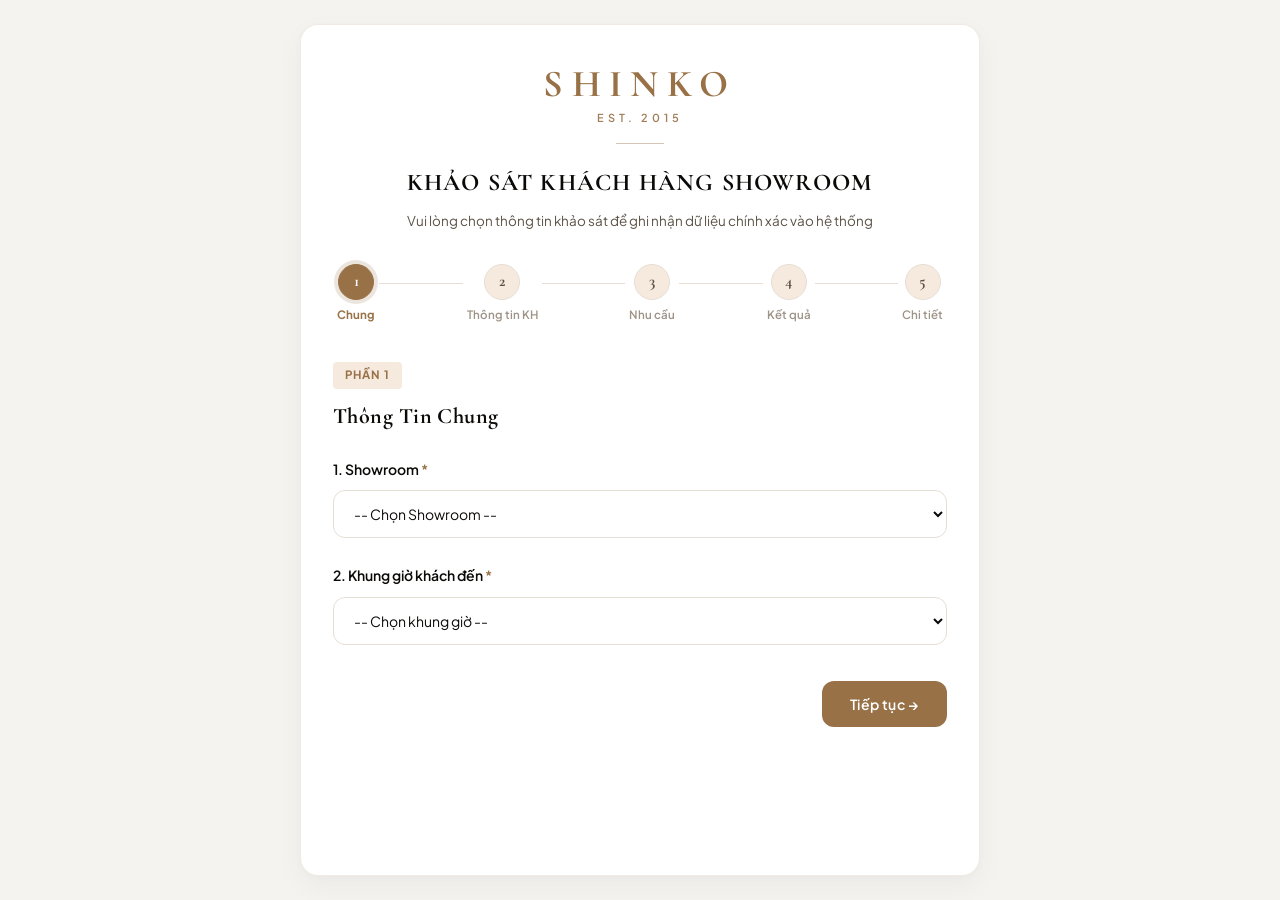
<file: index.html>
<!DOCTYPE html>
<html lang="vi">
<head>
    <meta charset="UTF-8">
    <meta name="viewport" content="width=device-width, initial-scale=1.0">
    <title>SHINKO - Khảo Sát Khách Hàng Showroom</title>
    <link rel="preconnect" href="https://fonts.googleapis.com">
    <link rel="preconnect" href="https://fonts.gstatic.com" crossorigin>
    <link href="https://fonts.googleapis.com/css2?family=Cormorant+Garamond:ital,wght@0,500;0,600;0,700;1,600&family=Plus+Jakarta+Sans:wght@400;500;600;700&display=swap" rel="stylesheet">
    <link rel="stylesheet" href="styles.css">
</head>
<body>
    <div class="app-container">
        <!-- Header -->
        <header class="header">
            <div class="brand-logo">
                <span class="logo-title">SHINKO</span>
                <span class="logo-sub">EST. 2015</span>
            </div>
            <div class="header-divider"></div>
            <h1>KHẢO SÁT KHÁCH HÀNG SHOWROOM</h1>
            <p class="subtitle">Vui lòng chọn thông tin khảo sát để ghi nhận dữ liệu chính xác vào hệ thống</p>
        </header>

        <!-- Progress Stepper -->
        <div class="stepper-wrapper">
            <div class="stepper">
                <div class="step-item active" data-step="1">
                    <div class="step-circle">1</div>
                    <span class="step-label">Chung</span>
                </div>
                <div class="step-line"></div>
                <div class="step-item" data-step="2">
                    <div class="step-circle">2</div>
                    <span class="step-label">Thông tin KH</span>
                </div>
                <div class="step-line"></div>
                <div class="step-item" data-step="3">
                    <div class="step-circle">3</div>
                    <span class="step-label">Nhu cầu</span>
                </div>
                <div class="step-line"></div>
                <div class="step-item" data-step="4">
                    <div class="step-circle">4</div>
                    <span class="step-label">Kết quả</span>
                </div>
                <div class="step-line"></div>
                <div class="step-item" data-step="5">
                    <div class="step-circle">5</div>
                    <span class="step-label" id="step-5-label">Chi tiết</span>
                </div>
            </div>
        </div>

        <!-- Form Container -->
        <form id="surveyForm" autocomplete="off">
            
            <!-- PHẦN 1: THÔNG TIN CHUNG -->
            <div class="form-section active" data-section="1">
                <div class="section-badge">Phần 1</div>
                <h2 class="section-title">Thông Tin Chung</h2>
                
                <div class="form-group">
                    <label class="required-label">1. Showroom</label>
                    <select name="showroom" required>
                        <option value="" disabled selected>-- Chọn Showroom --</option>
                        <option value="Trần Duy Hưng">Trần Duy Hưng</option>
                        <option value="Xã Đàn">Xã Đàn</option>
                        <option value="Bắc Ninh">Bắc Ninh</option>
                        <option value="Thanh Hóa">Thanh Hóa</option>
                        <option value="Ninh Bình">Ninh Bình</option>
                    </select>
                </div>

                <div class="form-group">
                    <label class="required-label">2. Khung giờ khách đến</label>
                    <select name="timeSlot" required>
                        <option value="" disabled selected>-- Chọn khung giờ --</option>
                        <option value="08:00 – 11:00">08:00 – 11:00</option>
                        <option value="11:00 – 13:00">11:00 – 13:00</option>
                        <option value="13:00 – 15:00">13:00 – 15:00</option>
                        <option value="15:00 – 17:00">15:00 – 17:00</option>
                        <option value="17:00 – 19:00">17:00 – 19:00</option>
                        <option value="19:00 – 22:00">19:00 – 22:00</option>
                    </select>
                </div>

                <div class="button-group">
                    <div></div>
                    <button type="button" class="btn btn-primary btn-next" onclick="nextSection(1)">Tiếp tục &rarr;</button>
                </div>
            </div>

            <!-- PHẦN 2: THÔNG TIN KHÁCH HÀNG -->
            <div class="form-section" data-section="2">
                <div class="section-badge">Phần 2</div>
                <h2 class="section-title">Thông Tin Khách Hàng</h2>

                <div class="form-group">
                    <label class="required-label">3. Khách hàng</label>
                    <div class="options-grid">
                        <label class="option-card radio-card">
                            <input type="radio" name="customerType" value="Khách mới" required>
                            <span class="card-content">Khách mới</span>
                        </label>
                        <label class="option-card radio-card">
                            <input type="radio" name="customerType" value="Khách cũ" required>
                            <span class="card-content">Khách cũ</span>
                        </label>
                    </div>
                </div>

                <div class="form-group">
                    <label class="required-label">4. Nguồn khách</label>
                    <div class="options-grid">
                        <label class="option-card radio-card">
                            <input type="radio" name="customerSource" value="Đi ngang cửa hàng" required>
                            <span class="card-content">Đi ngang cửa hàng</span>
                        </label>
                        <label class="option-card radio-card">
                            <input type="radio" name="customerSource" value="Marketing (Facebook, TikTok, Website...)" required>
                            <span class="card-content">Marketing (Facebook, TikTok, Website...)</span>
                        </label>
                        <label class="option-card radio-card">
                            <input type="radio" name="customerSource" value="Khách được giới thiệu" required>
                            <span class="card-content">Khách được giới thiệu</span>
                        </label>
                        <label class="option-card radio-card">
                            <input type="radio" name="customerSource" value="Khách chủ động quay lại" required>
                            <span class="card-content">Khách chủ động quay lại</span>
                        </label>
                        <label class="option-card radio-card">
                            <input type="radio" name="customerSource" value="Khác" required>
                            <span class="card-content">Khác</span>
                        </label>
                    </div>
                </div>

                <div class="form-group">
                    <label class="required-label">5. Mục đích đến cửa hàng</label>
                    <div class="options-grid">
                        <label class="option-card radio-card">
                            <input type="radio" name="visitPurpose" value="Mua sản phẩm" required onchange="handleVisitPurposeChange()">
                            <span class="card-content">Mua sản phẩm</span>
                        </label>
                        <label class="option-card radio-card">
                            <input type="radio" name="visitPurpose" value="Tham khảo" required onchange="handleVisitPurposeChange()">
                            <span class="card-content">Tham khảo</span>
                        </label>
                        <label class="option-card radio-card">
                            <input type="radio" name="visitPurpose" value="Đổi hàng/Bảo hành" required onchange="handleVisitPurposeChange()">
                            <span class="card-content">Đổi hàng/Bảo hành</span>
                        </label>
                        <label class="option-card radio-card">
                            <input type="radio" name="visitPurpose" value="Nhận hàng" required onchange="handleVisitPurposeChange()">
                            <span class="card-content">Nhận hàng</span>
                        </label>
                        <label class="option-card radio-card">
                            <input type="radio" name="visitPurpose" value="Mua quà tặng" required onchange="handleVisitPurposeChange()">
                            <span class="card-content">Mua quà tặng</span>
                        </label>
                        <label class="option-card radio-card">
                            <input type="radio" name="visitPurpose" value="Khác" required onchange="handleVisitPurposeChange()">
                            <span class="card-content">Khác</span>
                        </label>
                    </div>
                </div>

                <!-- PHẦN MỞ RỘNG TỰ ĐỘNG KHI CHỌN ĐỔI HÀNG / BẢO HÀNH -->
                <div id="exchangeSubOptions" class="exchange-sub-box hidden">
                    <label class="required-label" style="color:var(--toasted-umber); font-size:15px; font-weight:700;">
                        📌 Phân loại lượt Đổi hàng / Bảo hành:
                    </label>
                    <div class="options-grid" style="margin-top:10px;">
                        <label class="option-card radio-card">
                            <input type="radio" name="exchangeType" value="same" onchange="handleExchangeTypeChange('same')">
                            <span class="card-content">
                                <strong>Đổi ngang / Bảo hành / Đổi size</strong><br>
                                <small style="color:var(--text-secondary);">(Không phát sinh thêm tiền - 0đ)</small>
                            </span>
                        </label>
                        <label class="option-card radio-card">
                            <input type="radio" name="exchangeType" value="upgrade" onchange="handleExchangeTypeChange('upgrade')">
                            <span class="card-content">
                                <strong>Đổi nâng cấp (Cao tiền hơn)</strong><br>
                                <small style="color:var(--toasted-umber); font-weight:bold;">(Khách trả thêm tiền chênh lệch)</small>
                            </span>
                        </label>
                    </div>

                    <!-- KHU VỰC ĐIỀN THÔNG TIN ĐỔI NÂNG CẤP (NẾU CÓ THU THÊM TIỀN) -->
                    <div id="exchangeUpgradeDetails" class="exchange-upgrade-box hidden" style="margin-top:16px;">
                        <div class="form-group">
                            <label class="required-label">Số tiền thu thêm chênh lệch (VNĐ) <span class="hint">(Ví dụ: 1000000)</span></label>
                            <input type="number" name="exchangeUpgradeAmount" class="form-control" placeholder="Nhập số tiền thu thêm VNĐ" min="10000" max="500000000">
                        </div>
                        <div class="form-group">
                            <label>Mã hóa đơn đổi hàng <span class="hint">(Nhập từ phần mềm POS - Tùy chọn)</span></label>
                            <input type="text" name="exchangeInvoiceCode" class="form-control" placeholder="Ví dụ: HD-DOI-00123">
                        </div>
                        <div class="form-group">
                            <label class="required-label">Nhóm sản phẩm khách lấy thêm <span class="hint">(Có thể chọn nhiều)</span></label>
                            <div class="options-grid">
                                <label class="option-card checkbox-card"><input type="checkbox" name="exchangeProducts" value="Giày"><span class="card-content">Giày</span></label>
                                <label class="option-card checkbox-card"><input type="checkbox" name="exchangeProducts" value="Polo"><span class="card-content">Polo</span></label>
                                <label class="option-card checkbox-card"><input type="checkbox" name="exchangeProducts" value="Tshirt"><span class="card-content">Tshirt</span></label>
                                <label class="option-card checkbox-card"><input type="checkbox" name="exchangeProducts" value="Sơ mi"><span class="card-content">Sơ mi</span></label>
                                <label class="option-card checkbox-card"><input type="checkbox" name="exchangeProducts" value="Quần"><span class="card-content">Quần</span></label>
                                <label class="option-card checkbox-card"><input type="checkbox" name="exchangeProducts" value="Jacket"><span class="card-content">Jacket</span></label>
                                <label class="option-card checkbox-card"><input type="checkbox" name="exchangeProducts" value="Blazer"><span class="card-content">Blazer</span></label>
                                <label class="option-card checkbox-card"><input type="checkbox" name="exchangeProducts" value="Áo len"><span class="card-content">Áo len</span></label>
                                <label class="option-card checkbox-card"><input type="checkbox" name="exchangeProducts" value="Áo da"><span class="card-content">Áo da</span></label>
                                <label class="option-card checkbox-card"><input type="checkbox" name="exchangeProducts" value="Dây lưng"><span class="card-content">Dây lưng</span></label>
                                <label class="option-card checkbox-card"><input type="checkbox" name="exchangeProducts" value="Ví/Bóp tay"><span class="card-content">Ví/Bóp tay</span></label>
                                <label class="option-card checkbox-card"><input type="checkbox" name="exchangeProducts" value="Cặp/Túi"><span class="card-content">Cặp/Túi</span></label>
                                <label class="option-card checkbox-card"><input type="checkbox" name="exchangeProducts" value="Phụ kiện khác"><span class="card-content">Phụ kiện khác</span></label>
                            </div>
                        </div>
                    </div>
                </div>

                <div class="button-group">
                    <button type="button" class="btn btn-secondary btn-prev" onclick="prevSection(2)">&larr; Quay lại</button>
                    <button type="button" class="btn btn-primary btn-next" onclick="nextSection(2)">Tiếp tục &rarr;</button>
                </div>
            </div>

            <!-- PHẦN 3: NHU CẦU KHÁCH HÀNG -->
            <div class="form-section" data-section="3">
                <div class="section-badge">Phần 3</div>
                <h2 class="section-title">Nhu Cầu Khách Hàng</h2>

                <div class="form-group">
                    <label class="required-label">6. Khách quan tâm nhóm sản phẩm nào? <span class="hint">(Có thể chọn nhiều)</span></label>
                    <div class="options-grid">
                        <label class="option-card checkbox-card">
                            <input type="checkbox" name="interestedProducts" value="Giày">
                            <span class="card-content">Giày</span>
                        </label>
                        <label class="option-card checkbox-card">
                            <input type="checkbox" name="interestedProducts" value="Polo">
                            <span class="card-content">Polo</span>
                        </label>
                        <label class="option-card checkbox-card">
                            <input type="checkbox" name="interestedProducts" value="Tshirt">
                            <span class="card-content">Tshirt</span>
                        </label>
                        <label class="option-card checkbox-card">
                            <input type="checkbox" name="interestedProducts" value="Sơ mi">
                            <span class="card-content">Sơ mi</span>
                        </label>
                        <label class="option-card checkbox-card">
                            <input type="checkbox" name="interestedProducts" value="Quần">
                            <span class="card-content">Quần</span>
                        </label>
                        <label class="option-card checkbox-card">
                            <input type="checkbox" name="interestedProducts" value="Jacket">
                            <span class="card-content">Jacket</span>
                        </label>
                        <label class="option-card checkbox-card">
                            <input type="checkbox" name="interestedProducts" value="Blazer">
                            <span class="card-content">Blazer</span>
                        </label>
                        <label class="option-card checkbox-card">
                            <input type="checkbox" name="interestedProducts" value="Áo len">
                            <span class="card-content">Áo len</span>
                        </label>
                        <label class="option-card checkbox-card">
                            <input type="checkbox" name="interestedProducts" value="Áo da">
                            <span class="card-content">Áo da</span>
                        </label>
                        <label class="option-card checkbox-card">
                            <input type="checkbox" name="interestedProducts" value="Dây lưng">
                            <span class="card-content">Dây lưng</span>
                        </label>
                        <label class="option-card checkbox-card">
                            <input type="checkbox" name="interestedProducts" value="Ví/Bóp tay">
                            <span class="card-content">Ví/Bóp tay</span>
                        </label>
                        <label class="option-card checkbox-card">
                            <input type="checkbox" name="interestedProducts" value="Cặp/Túi">
                            <span class="card-content">Cặp/Túi</span>
                        </label>
                        <label class="option-card checkbox-card">
                            <input type="checkbox" name="interestedProducts" value="Phụ kiện khác">
                            <span class="card-content">Phụ kiện khác</span>
                        </label>
                    </div>
                </div>

                <div class="form-group">
                    <label class="required-label">7. Khách có thử sản phẩm không?</label>
                    <div class="options-grid">
                        <label class="option-card radio-card">
                            <input type="radio" name="triedProduct" value="Có thử" required>
                            <span class="card-content">Có thử</span>
                        </label>
                        <label class="option-card radio-card">
                            <input type="radio" name="triedProduct" value="Không thử" required>
                            <span class="card-content">Không thử</span>
                        </label>
                        <label class="option-card radio-card">
                            <input type="radio" name="triedProduct" value="Chỉ xem" required>
                            <span class="card-content">Chỉ xem</span>
                        </label>
                    </div>
                </div>

                <div class="button-group">
                    <button type="button" class="btn btn-secondary btn-prev" onclick="prevSection(3)">&larr; Quay lại</button>
                    <button type="button" class="btn btn-primary btn-next" onclick="nextSection(3)">Tiếp tục &rarr;</button>
                </div>
            </div>

            <!-- PHẦN 4: KẾT QUẢ TƯ VẤN -->
            <div class="form-section" data-section="4">
                <div class="section-badge">Phần 4</div>
                <h2 class="section-title">Kết Quả Tư Vấn</h2>

                <div class="form-group">
                    <label class="required-label">8. Khách có mua hàng không?</label>
                    <div class="options-grid flex-col">
                        <label class="option-card radio-card highlight-card green">
                            <input type="radio" name="hasPurchased" value="Có" required onchange="handlePurchaseChoice('Có')">
                            <span class="card-content">
                                <strong>CÓ MUA HÀNG</strong>
                                <small>Chuyển đến phần thông tin mua hàng</small>
                            </span>
                        </label>
                        <label class="option-card radio-card highlight-card red">
                            <input type="radio" name="hasPurchased" value="Không" required onchange="handlePurchaseChoice('Không')">
                            <span class="card-content">
                                <strong>KHÔNG MUA HÀNG</strong>
                                <small>Chuyển đến phần lý do chưa chốt đơn</small>
                            </span>
                        </label>
                    </div>
                </div>

                <div class="button-group">
                    <button type="button" class="btn btn-secondary btn-prev" onclick="prevSection(4)">&larr; Quay lại</button>
                    <button type="button" class="btn btn-primary btn-next" onclick="nextSection(4)">Tiếp tục &rarr;</button>
                </div>
            </div>

            <!-- PHẦN 5: KHÁCH MUA HÀNG (Nếu chọn CÓ) -->
            <div class="form-section" data-section="5" id="section-purchased">
                <div class="section-badge success">Phần 5</div>
                <h2 class="section-title">Thông Tin Khách Mua Hàng</h2>

                <div class="form-group">
                    <label class="required-label">9. Mục đích sử dụng</label>
                    <div class="options-grid">
                        <label class="option-card radio-card">
                            <input type="radio" name="usagePurpose" value="Cá nhân sử dụng">
                            <span class="card-content">Cá nhân sử dụng</span>
                        </label>
                        <label class="option-card radio-card">
                            <input type="radio" name="usagePurpose" value="Mua quà tặng">
                            <span class="card-content">Mua quà tặng</span>
                        </label>
                        <label class="option-card radio-card">
                            <input type="radio" name="usagePurpose" value="Công ty/Doanh nghiệp">
                            <span class="card-content">Công ty/Doanh nghiệp</span>
                        </label>
                        <label class="option-card radio-card">
                            <input type="radio" name="usagePurpose" value="Khác">
                            <span class="card-content">Khác</span>
                        </label>
                    </div>
                </div>

                <div class="form-group">
                    <label class="required-label">10. Hình thức mua hàng</label>
                    <div class="options-grid">
                        <label class="option-card radio-card">
                            <input type="radio" name="purchaseType" value="Mua nguyên giá">
                            <span class="card-content">Mua nguyên giá</span>
                        </label>
                        <label class="option-card radio-card">
                            <input type="radio" name="purchaseType" value="Mua có ưu đãi">
                            <span class="card-content">Mua có ưu đãi</span>
                        </label>
                    </div>
                </div>

                <div class="form-group">
                    <label class="required-label">11. Khách mua bao nhiêu sản phẩm?</label>
                    <div class="options-grid">
                        <label class="option-card radio-card">
                            <input type="radio" name="purchaseQuantity" value="1">
                            <span class="card-content">1</span>
                        </label>
                        <label class="option-card radio-card">
                            <input type="radio" name="purchaseQuantity" value="2">
                            <span class="card-content">2</span>
                        </label>
                        <label class="option-card radio-card">
                            <input type="radio" name="purchaseQuantity" value="3">
                            <span class="card-content">3</span>
                        </label>
                        <label class="option-card radio-card">
                            <input type="radio" name="purchaseQuantity" value="4">
                            <span class="card-content">4</span>
                        </label>
                        <label class="option-card radio-card">
                            <input type="radio" name="purchaseQuantity" value="5">
                            <span class="card-content">5</span>
                        </label>
                        <label class="option-card radio-card">
                            <input type="radio" name="purchaseQuantity" value="6">
                            <span class="card-content">6</span>
                        </label>
                        <label class="option-card radio-card">
                            <input type="radio" name="purchaseQuantity" value="7">
                            <span class="card-content">7</span>
                        </label>
                    </div>
                </div>

                <div class="form-group">
                    <label class="required-label">12. Khách mua nhóm sản phẩm nào? <span class="hint">(Có thể chọn nhiều)</span></label>
                    <div class="options-grid">
                        <label class="option-card checkbox-card">
                            <input type="checkbox" name="purchasedProducts" value="Giày">
                            <span class="card-content">Giày</span>
                        </label>
                        <label class="option-card checkbox-card">
                            <input type="checkbox" name="purchasedProducts" value="Polo">
                            <span class="card-content">Polo</span>
                        </label>
                        <label class="option-card checkbox-card">
                            <input type="checkbox" name="purchasedProducts" value="Tshirt">
                            <span class="card-content">Tshirt</span>
                        </label>
                        <label class="option-card checkbox-card">
                            <input type="checkbox" name="purchasedProducts" value="Sơ mi">
                            <span class="card-content">Sơ mi</span>
                        </label>
                        <label class="option-card checkbox-card">
                            <input type="checkbox" name="purchasedProducts" value="Quần">
                            <span class="card-content">Quần</span>
                        </label>
                        <label class="option-card checkbox-card">
                            <input type="checkbox" name="purchasedProducts" value="Jacket">
                            <span class="card-content">Jacket</span>
                        </label>
                        <label class="option-card checkbox-card">
                            <input type="checkbox" name="purchasedProducts" value="Blazer">
                            <span class="card-content">Blazer</span>
                        </label>
                        <label class="option-card checkbox-card">
                            <input type="checkbox" name="purchasedProducts" value="Áo len">
                            <span class="card-content">Áo len</span>
                        </label>
                        <label class="option-card checkbox-card">
                            <input type="checkbox" name="purchasedProducts" value="Áo da">
                            <span class="card-content">Áo da</span>
                        </label>
                        <label class="option-card checkbox-card">
                            <input type="checkbox" name="purchasedProducts" value="Dây lưng">
                            <span class="card-content">Dây lưng</span>
                        </label>
                        <label class="option-card checkbox-card">
                            <input type="checkbox" name="purchasedProducts" value="Ví/Bóp tay">
                            <span class="card-content">Ví/Bóp tay</span>
                        </label>
                        <label class="option-card checkbox-card">
                            <input type="checkbox" name="purchasedProducts" value="Cặp/Túi">
                            <span class="card-content">Cặp/Túi</span>
                        </label>
                        <label class="option-card checkbox-card">
                            <input type="checkbox" name="purchasedProducts" value="Phụ kiện khác">
                            <span class="card-content">Phụ kiện khác</span>
                        </label>
                    </div>
                </div>

                <div class="form-group">
                    <label class="required-label">13. Mã hóa đơn</label>
                    <input type="text" name="invoiceCode" placeholder="Ví dụ: HD000123">
                </div>

                <div class="form-group">
                    <label>14. Giá trị hóa đơn <span class="hint">(VNĐ)</span></label>
                    <input type="number" name="invoiceAmount" placeholder="Ví dụ: 1500000" min="0" step="1000">
                </div>

                <div class="button-group">
                    <button type="button" class="btn btn-secondary btn-prev" onclick="prevSection(5)">&larr; Quay lại</button>
                    <button type="submit" class="btn btn-success btn-submit">Gửi Kết Quả Khảo Sát ✓</button>
                </div>
            </div>

            <!-- PHẦN 6: KHÁCH KHÔNG MUA (Nếu chọn KHÔNG) -->
            <div class="form-section" data-section="6" id="section-not-purchased">
                <div class="section-badge danger">Phần 6</div>
                <h2 class="section-title">Nguyên Nhân Chưa Chốt Đơn</h2>

                <div class="form-group">
                    <label class="required-label">15. Nguyên nhân chính chưa chốt đơn</label>
                    <div class="options-grid">
                        <label class="option-card radio-card">
                            <input type="radio" name="nonPurchaseReason" value="Giá chưa phù hợp">
                            <span class="card-content">Giá chưa phù hợp</span>
                        </label>
                        <label class="option-card radio-card">
                            <input type="radio" name="nonPurchaseReason" value="Hết size/màu">
                            <span class="card-content">Hết size/màu</span>
                        </label>
                        <label class="option-card radio-card">
                            <input type="radio" name="nonPurchaseReason" value="Chưa thích mẫu">
                            <span class="card-content">Chưa thích mẫu</span>
                        </label>
                        <label class="option-card radio-card">
                            <input type="radio" name="nonPurchaseReason" value="Chỉ tham khảo">
                            <span class="card-content">Chỉ tham khảo</span>
                        </label>
                        <label class="option-card radio-card">
                            <input type="radio" name="nonPurchaseReason" value="Chưa có nhu cầu">
                            <span class="card-content">Chưa có nhu cầu</span>
                        </label>
                        <label class="option-card radio-card">
                            <input type="radio" name="nonPurchaseReason" value="Muốn suy nghĩ thêm">
                            <span class="card-content">Muốn suy nghĩ thêm</span>
                        </label>
                        <label class="option-card radio-card">
                            <input type="radio" name="nonPurchaseReason" value="Đang xem thương hiệu khác">
                            <span class="card-content">Đang xem thương hiệu khác</span>
                        </label>
                        <label class="option-card radio-card">
                            <input type="radio" name="nonPurchaseReason" value="Đợi CT ưu đãi">
                            <span class="card-content">Đợi CT ưu đãi</span>
                        </label>
                        <label class="option-card radio-card">
                            <input type="radio" name="nonPurchaseReason" value="Không vừa form">
                            <span class="card-content">Không vừa form</span>
                        </label>
                        <label class="option-card radio-card">
                            <input type="radio" name="nonPurchaseReason" value="Khác">
                            <span class="card-content">Khác</span>
                        </label>
                    </div>
                </div>

                <div class="button-group">
                    <button type="button" class="btn btn-secondary btn-prev" onclick="prevSection(6)">&larr; Quay lại</button>
                    <button type="submit" class="btn btn-success btn-submit">Gửi Kết Quả Khảo Sát ✓</button>
                </div>
            </div>

        </form>

        <!-- Loading Overlay -->
        <div id="loadingOverlay" class="overlay hidden">
            <div class="spinner"></div>
            <p>Đang gửi dữ liệu về Google Sheets...</p>
        </div>

        <!-- Success Modal -->
        <div id="successModal" class="modal hidden">
            <div class="modal-content">
                <div class="success-icon">✨</div>
                <h3>Gửi Khảo Sát Thành Công!</h3>
                <p>Dữ liệu đã được ghi nhận vào Google Sheet của SHINKO thành công.</p>
                <button class="btn btn-primary" onclick="resetForm()">Thực hiện khảo sát mới</button>
            </div>
        </div>
        <!-- Custom SHINKO Modal Alert / Confirm -->
        <div id="shinkoAlertModal" class="modal hidden">
            <div class="modal-content shinko-modal-content">
                <div class="shinko-modal-icon" id="shinkoModalIcon">⚠️</div>
                <h3 id="shinkoModalTitle" class="shinko-modal-title">Thông báo hệ thống</h3>
                <p id="shinkoModalMessage" class="shinko-modal-msg">Nội dung thông báo...</p>
                <div class="shinko-modal-actions">
                    <button type="button" id="shinkoModalCancelBtn" class="btn btn-secondary hidden">Hủy bỏ</button>
                    <button type="button" id="shinkoModalConfirmBtn" class="btn btn-primary">Đồng ý ✓</button>
                </div>
            </div>
        </div>
    </div>

    <script src="config.js"></script>
    <script src="js/offline_sync.js"></script>
    <script src="js/shinko_validator.js"></script>
    <script src="js/shinko_gas_connector.js"></script>
    <script src="js/shinko_ui_stepper.js"></script>
    <script src="app.js"></script>
</body>
</html>
</file>
<file: styles.css>
/* SHINKO REBRANDING 2025 - BRAND COLOR SYSTEM */
:root {
    --charred-earth: #0B0A08;  /* Màu đen trầm - đại diện cho chiều sâu & bền vững */
    --toasted-umber: #987147;  /* Gam màu nâu ấm chủ đạo - chất liệu da thuộc & gỗ */
    --toasted-umber-hover: #825e37;
    --ivory-dust: #F6EADE;     /* Tông trắng ngà nhẹ nhàng, thanh lịch & cao cấp */
    --pure-white: #FFFFFF;     /* Sắc trắng thuần khiết */
    
    --bg-page: #F5F3EF;        /* Nền trang nhã ấm áp */
    --text-primary: #0B0A08;
    --text-secondary: #5C5247;
    --text-muted: #9E9387;
    --border-color: #E6DED4;
    
    --success-color: #2E7D32;
    --danger-color: #C62828;
    
    --radius-lg: 18px;
    --radius-md: 12px;
    --radius-sm: 8px;
    
    --shadow-soft: 0 10px 30px rgba(11, 10, 8, 0.04), 0 2px 8px rgba(11, 10, 8, 0.02);
    --shadow-hover: 0 14px 35px rgba(152, 113, 71, 0.12);
}

* {
    box-sizing: border-box;
    margin: 0;
    padding: 0;
}

body {
    font-family: 'Plus Jakarta Sans', -apple-system, BlinkMacSystemFont, sans-serif;
    background-color: var(--bg-page);
    color: var(--text-primary);
    line-height: 1.6;
    padding: 24px 16px;
    display: flex;
    justify-content: center;
    min-height: 100vh;
}

.app-container {
    width: 100%;
    max-width: 680px;
    background: var(--pure-white);
    border-radius: var(--radius-lg);
    box-shadow: var(--shadow-soft);
    padding: 40px 32px;
    position: relative;
    border: 1px solid rgba(230, 222, 212, 0.6);
}

/* Header & Brand Identity */
.header {
    text-align: center;
    margin-bottom: 32px;
}

.brand-logo {
    display: flex;
    flex-direction: column;
    align-items: center;
    justify-content: center;
    margin-bottom: 16px;
}

.logo-title {
    font-family: 'Cormorant Garamond', Georgia, serif;
    font-size: 38px;
    font-weight: 700;
    letter-spacing: 0.22em;
    color: var(--toasted-umber);
    line-height: 1;
    margin-bottom: 6px;
}

.logo-sub {
    font-family: 'Plus Jakarta Sans', sans-serif;
    font-size: 11px;
    font-weight: 600;
    letter-spacing: 0.35em;
    color: var(--toasted-umber);
    opacity: 0.9;
}

.header-divider {
    width: 48px;
    height: 1.5px;
    background-color: var(--toasted-umber);
    margin: 16px auto 20px;
    opacity: 0.4;
}

.header h1 {
    font-family: 'Cormorant Garamond', Georgia, serif;
    font-size: 24px;
    font-weight: 700;
    letter-spacing: 0.05em;
    color: var(--charred-earth);
    margin-bottom: 8px;
    text-transform: uppercase;
}

.header .subtitle {
    font-size: 13.5px;
    color: var(--text-secondary);
    font-weight: 400;
}

/* Stepper */
.stepper-wrapper {
    margin-bottom: 36px;
    padding: 0 4px;
}

.stepper {
    display: flex;
    align-items: center;
    justify-content: space-between;
}

.step-item {
    display: flex;
    flex-direction: column;
    align-items: center;
    gap: 6px;
    position: relative;
    z-index: 1;
}

.step-circle {
    width: 36px;
    height: 36px;
    border-radius: 50%;
    background: var(--ivory-dust);
    color: var(--text-secondary);
    font-family: 'Cormorant Garamond', serif;
    font-weight: 700;
    font-size: 16px;
    display: flex;
    align-items: center;
    justify-content: center;
    border: 1.5px solid var(--border-color);
    transition: all 0.3s ease;
}

.step-label {
    font-size: 11.5px;
    font-weight: 600;
    color: var(--text-muted);
    transition: all 0.3s ease;
}

.step-item.active .step-circle {
    background: var(--toasted-umber);
    color: var(--pure-white);
    border-color: var(--toasted-umber);
    box-shadow: 0 0 0 4px rgba(152, 113, 71, 0.18);
}

.step-item.active .step-label {
    color: var(--toasted-umber);
    font-weight: 700;
}

.step-item.completed .step-circle {
    background: var(--charred-earth);
    color: var(--ivory-dust);
    border-color: var(--charred-earth);
}

.step-line {
    flex: 1;
    height: 1.5px;
    background: var(--border-color);
    margin: 0 4px;
    margin-bottom: 22px;
}

/* Form Section */
.form-section {
    display: none;
    animation: fadeIn 0.4s ease;
}

.form-section.active {
    display: block;
}

@keyframes fadeIn {
    from { opacity: 0; transform: translateY(10px); }
    to { opacity: 1; transform: translateY(0); }
}

.section-badge {
    display: inline-block;
    padding: 4px 12px;
    background: var(--ivory-dust);
    color: var(--toasted-umber);
    font-size: 11.5px;
    font-weight: 700;
    border-radius: 4px;
    margin-bottom: 10px;
    letter-spacing: 0.08em;
    text-transform: uppercase;
}

.section-badge.success {
    background: #e8f5e9;
    color: #2e7d32;
}

.section-badge.danger {
    background: #ffebee;
    color: #c62828;
}

.section-title {
    font-family: 'Cormorant Garamond', Georgia, serif;
    font-size: 22px;
    font-weight: 700;
    margin-bottom: 24px;
    color: var(--charred-earth);
    letter-spacing: 0.02em;
}

/* Form Controls */
.form-group {
    margin-bottom: 26px;
}

.form-group label {
    display: block;
    font-size: 14px;
    font-weight: 600;
    color: var(--charred-earth);
    margin-bottom: 10px;
}

.required-label::after {
    content: " *";
    color: var(--toasted-umber);
}

.hint {
    font-weight: 400;
    color: var(--text-muted);
    font-size: 12px;
}

select, input[type="text"], input[type="number"] {
    width: 100%;
    padding: 13px 16px;
    border: 1.5px solid var(--border-color);
    border-radius: var(--radius-md);
    font-family: inherit;
    font-size: 14px;
    color: var(--charred-earth);
    background-color: var(--pure-white);
    transition: all 0.25s ease;
    outline: none;
}

select:focus, input[type="text"]:focus, input[type="number"]:focus {
    border-color: var(--toasted-umber);
    box-shadow: 0 0 0 3.5px rgba(152, 113, 71, 0.15);
}

/* Options Grid */
.options-grid {
    display: grid;
    grid-template-columns: repeat(auto-fill, minmax(145px, 1fr));
    gap: 12px;
}

.options-grid.flex-col {
    grid-template-columns: 1fr;
}

.option-card {
    position: relative;
    display: flex;
    align-items: center;
    padding: 14px 16px;
    border: 1.5px solid var(--border-color);
    border-radius: var(--radius-md);
    background: var(--pure-white);
    cursor: pointer;
    transition: all 0.25s ease;
    user-select: none;
}

.option-card:hover {
    border-color: var(--toasted-umber);
    background: var(--ivory-dust);
}

.option-card input[type="radio"],
.option-card input[type="checkbox"] {
    position: absolute;
    opacity: 0;
    width: 0;
    height: 0;
}

.card-content {
    font-size: 13.5px;
    font-weight: 500;
    color: var(--text-secondary);
    display: flex;
    flex-direction: column;
}

.option-card input:checked + .card-content {
    color: var(--charred-earth);
    font-weight: 700;
}

.option-card:has(input:checked) {
    border-color: var(--toasted-umber);
    background-color: var(--ivory-dust);
    box-shadow: var(--shadow-hover);
}

/* Highlight Cards for Question 8 */
.highlight-card.green:has(input:checked) {
    border-color: var(--toasted-umber);
    background-color: #F8F4EE;
}

.highlight-card.green input:checked + .card-content {
    color: var(--toasted-umber);
}

.highlight-card.red:has(input:checked) {
    border-color: var(--charred-earth);
    background-color: #F2EFEA;
}

.highlight-card.red input:checked + .card-content {
    color: var(--charred-earth);
}

.highlight-card small {
    font-size: 11px;
    font-weight: 400;
    opacity: 0.8;
    margin-top: 2px;
}

/* Buttons */
.button-group {
    display: flex;
    justify-content: space-between;
    align-items: center;
    margin-top: 36px;
    gap: 14px;
}

.btn {
    padding: 14px 28px;
    border-radius: var(--radius-md);
    font-family: inherit;
    font-size: 14px;
    font-weight: 600;
    border: none;
    cursor: pointer;
    transition: all 0.25s ease;
    display: inline-flex;
    align-items: center;
    justify-content: center;
    letter-spacing: 0.03em;
}

.btn-primary {
    background: var(--toasted-umber);
    color: var(--pure-white);
}

.btn-primary:hover {
    background: var(--toasted-umber-hover);
    box-shadow: 0 4px 14px rgba(152, 113, 71, 0.3);
}

.btn-secondary {
    background: var(--ivory-dust);
    color: var(--charred-earth);
}

.btn-secondary:hover {
    background: #ebdcd0;
}

.btn-success {
    background: var(--charred-earth);
    color: var(--ivory-dust);
    width: 100%;
}

.btn-success:hover {
    background: #1a1815;
    box-shadow: 0 4px 14px rgba(11, 10, 8, 0.25);
}

/* Modal & Loading Overlay */
.overlay, .modal {
    position: fixed;
    top: 0;
    left: 0;
    width: 100%;
    height: 100%;
    background: rgba(11, 10, 8, 0.65);
    backdrop-filter: blur(5px);
    display: flex;
    align-items: center;
    justify-content: center;
    z-index: 100;
    flex-direction: column;
    gap: 16px;
    color: #fff;
}

.hidden {
    display: none !important;
}

.spinner {
    width: 44px;
    height: 44px;
    border: 3.5px solid rgba(246, 234, 222, 0.3);
    border-top-color: var(--toasted-umber);
    border-radius: 50%;
    animation: spin 1s infinite linear;
}

@keyframes spin {
    to { transform: rotate(360deg); }
}

.modal-content {
    background: var(--pure-white);
    color: var(--charred-earth);
    padding: 36px 28px;
    border-radius: var(--radius-lg);
    text-align: center;
    max-width: 420px;
    width: 90%;
    box-shadow: 0 20px 40px rgba(11, 10, 8, 0.2);
    border: 1px solid var(--border-color);
}

/* CUSTOM SHINKO BRANDED MODAL */
.shinko-modal-content {
    border: 2px solid var(--toasted-umber) !important;
    background: var(--pure-white) !important;
    box-shadow: 0 24px 48px rgba(11, 10, 8, 0.4) !important;
    padding: 32px 24px !important;
}

.shinko-modal-icon {
    font-size: 42px;
    margin-bottom: 10px;
}

.shinko-modal-title {
    font-family: 'Cormorant Garamond', serif;
    font-size: 22px;
    color: var(--toasted-umber);
    margin-bottom: 12px;
    font-weight: 700;
    letter-spacing: 1px;
}

.shinko-modal-msg {
    font-size: 14px;
    color: var(--charred-earth);
    line-height: 1.6;
    margin-bottom: 24px;
    white-space: pre-line;
    font-weight: 500;
}

.shinko-modal-actions {
    display: flex;
    gap: 12px;
    justify-content: center;
}

.shinko-modal-actions button {
    flex: 1;
    padding: 12px 18px;
}

.success-icon {
    font-size: 44px;
    margin-bottom: 12px;
    color: var(--toasted-umber);
}

.modal-content h3 {
    font-family: 'Cormorant Garamond', Georgia, serif;
    font-size: 24px;
    font-weight: 700;
    margin-bottom: 8px;
    color: var(--charred-earth);
}

.modal-content p {
    font-size: 14px;
    color: var(--text-secondary);
    margin-bottom: 24px;
}

/* DYNAMIC EXCHANGE SUB-SECTION STYLES */
.exchange-sub-box {
    background: #FAF8F5;
    border: 1.5px dashed var(--toasted-umber);
    padding: 20px;
    border-radius: var(--radius-md);
    margin-top: 20px;
    animation: fadeIn 0.3s ease;
}

.exchange-upgrade-box {
    background: var(--pure-white);
    border: 1px solid var(--border-color);
    padding: 16px;
    border-radius: var(--radius-md);
    margin-top: 14px;
}
</file>
